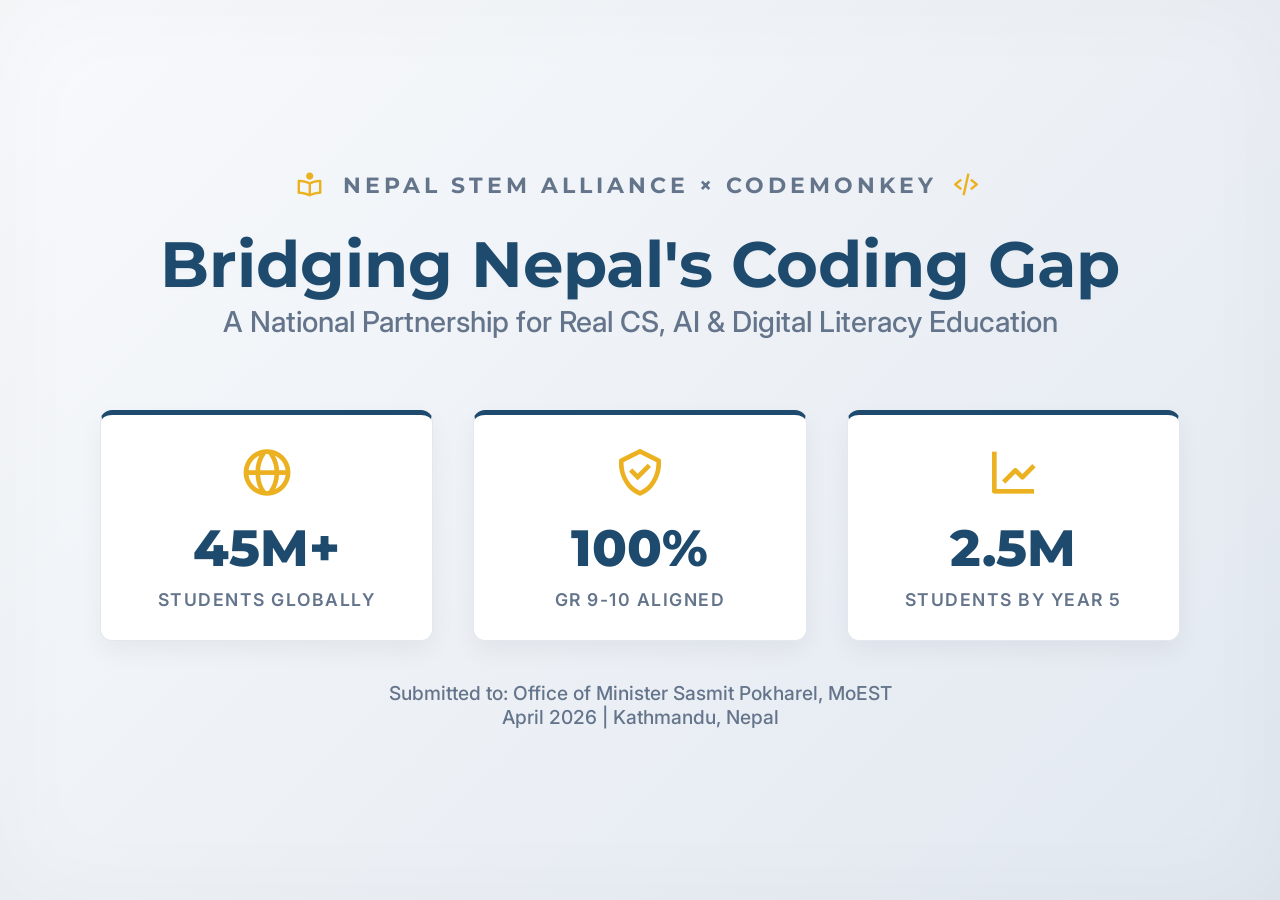
<file: slides.html>
<!DOCTYPE html>
<html lang="en">
<head>
    <meta charset="UTF-8">
    <meta name="viewport" content="width=device-width, initial-scale=1.0">
    <title>Bridging Nepal's Coding Gap</title>
    <link rel="stylesheet" href="presentation.css">
    <link href='https://unpkg.com/boxicons@2.1.4/css/boxicons.min.css' rel='stylesheet'>
</head>
<body>
    <div id="presentation-container">

        <!-- SLIDE 1 -->
        <div class="slide cover-slide active">
            <div class="logo-lockup anim-1"><i class='bx bx-book-reader'></i> Nepal STEM Alliance × CodeMonkey <i class='bx bx-code-alt'></i></div>
            <h1 class="slide-title anim-2">Bridging Nepal's Coding Gap</h1>
            <h2 class="slide-subtitle anim-3">A National Partnership for Real CS, AI & Digital Literacy Education</h2>
            <div class="stat-box-container anim-4">
                <div class="stat-box"><i class='bx bx-globe'></i><div class="stat-number">45M+</div><div class="stat-label">Students Globally</div></div>
                <div class="stat-box"><i class='bx bx-check-shield'></i><div class="stat-number">100%</div><div class="stat-label">Gr 9-10 Aligned</div></div>
                <div class="stat-box"><i class='bx bx-line-chart'></i><div class="stat-number">2.5M</div><div class="stat-label">Students by Year 5</div></div>
            </div>
            <div class="date-location anim-5">Submitted to: Office of Minister Sasmit Pokharel, MoEST<br>April 2026 | Kathmandu, Nepal</div>
        </div>

        <!-- SLIDE 2 -->
        <div class="slide">
            <div class="section-indicator"><i class='bx bx-compass'></i> Context</div>
            <h1 class="slide-title anim-1">Nepal Is at a Historic Crossroads</h1>
            <div class="grid-2">
                <div class="column">
                    <ul class="anim-2">
                        <li><i class='bx bx-chevron-right'></i> Nepal's IT sector: fastest-growing export sector, 2025–26</li>
                        <li><i class='bx bx-chevron-right'></i> Government's 18-Point National Commitment: coding at school level</li>
                        <li><i class='bx bx-chevron-right'></i> Minister's mandate: technology-first reform, digital workforce</li>
                        <li><i class='bx bx-chevron-right'></i> AI Policy signals: the government is ready to act</li>
                    </ul>
                    <div class="warning-box anim-3"><i class='bx bx-error-circle'></i><div><h4>The question is not whether to teach coding.</h4><p style="margin-bottom:0">It is how and with whom.</p></div></div>
                </div>
                <div class="image-wrapper anim-4"><img src="nepal_classroom.png" alt="Nepali classroom"></div>
            </div>
            <div class="slide-footer-left anim-5"><i class='bx bx-info-circle'></i> Source: nepalitelecom.com, 2026; PMO 18-Point Commitment</div>
        </div>

        <!-- SLIDE 3 -->
        <div class="slide">
            <div class="section-indicator"><i class='bx bx-compass'></i> Context</div>
            <h1 class="slide-title anim-1">Nepal's Schools: The Opportunity at Scale</h1>
            <table class="data-table anim-2">
                <thead><tr><th>Level</th><th>Grades</th><th>Schools (Approx.)</th><th>Students Enrolled</th></tr></thead>
                <tbody>
                    <tr><td>Primary</td><td>1–5</td><td>35,000+</td><td>2,800,000</td></tr>
                    <tr><td>Lower Secondary</td><td>6–8</td><td>18,000+</td><td>1,300,000</td></tr>
                    <tr><td>Secondary</td><td>9–10</td><td>10,826</td><td>680,000</td></tr>
                    <tr><td>Higher Sec.</td><td>11–12</td><td>3,500+</td><td>350,000</td></tr>
                    <tr><td style="color:var(--primary-blue);font-weight:bold;">Total K–12</td><td style="color:var(--primary-blue);font-weight:bold;">1–12</td><td style="color:var(--primary-blue);font-weight:bold;">~43,000+</td><td style="color:var(--primary-blue);font-weight:bold;">~5,130,000</td></tr>
                </tbody>
            </table>
            <div class="warning-box anim-3" style="margin-top:20px;"><i class='bx bx-bulb'></i><div><h4>Key Insight</h4><p style="margin-bottom:0;">Nepal has 5.13 million enrolled students. A 50% access target = <strong>2.56 million students</strong> — exactly NSA's Year 5 goal.</p></div></div>
            <div class="slide-footer-left anim-4"><i class='bx bx-info-circle'></i> Source: Nepal NSO, DoE Flash Report 2022–23</div>
        </div>

        <!-- SLIDE 4 -->
        <div class="slide">
            <div class="section-indicator"><i class='bx bx-compass'></i> Context</div>
            <h1 class="slide-title anim-1">The Old System vs. The New Mandate</h1>
            <table class="data-table anim-2" style="margin-top:30px;">
                <thead><tr><th>Dimension</th><th>Old System (Pre-2076)</th><th>New Mandate (NCF 2076 / 2026)</th></tr></thead>
                <tbody>
                    <tr><td>Focus</td><td>MS Office, hardware theory</td><td>Real Python programming</td></tr>
                    <tr><td>Teaching style</td><td>Memorization</td><td>50% practical, project-based</td></tr>
                    <tr><td>Programming</td><td>None</td><td class="highlight">Python — Grade 9 & 10</td></tr>
                    <tr><td>Assessment</td><td>Written recall exams</td><td>Practical coding + projects</td></tr>
                    <tr><td>Teacher requirements</td><td>Basic ICT literacy</td><td class="highlight">Python pedagogy capability</td></tr>
                </tbody>
            </table>
            <div class="warning-box anim-3" style="margin-top:20px; border-left-color: #e74c3c;"><i class='bx bx-x-circle' style="color: #e74c3c;"></i><div><h4 style="color: #c0392b;">Key Consequence</h4><p style="margin-bottom:0;">An entire generation graduated with computer literacy but zero coding ability.</p></div></div>
        </div>

        <!-- SLIDE 5 -->
        <div class="slide">
            <div class="section-indicator"><i class='bx bx-error'></i> Problem</div>
            <h1 class="slide-title anim-1">The Curriculum Exists. The Delivery Does Not.</h1>
            <div class="bridge-diagram anim-2">
                <div class="bridge-pillar"><h3>MoEST Policy</h3><p style="color:var(--text-muted);font-size:0.9rem;margin-top:10px;">NCF 2076 Curriculum</p></div>
                <div class="bridge-gap"><i class='bx bx-unlink'></i><br>MISSING INFRASTRUCTURE</div>
                <div class="bridge-pillar"><h3>Student Outcomes</h3><p style="color:var(--text-muted);font-size:0.9rem;margin-top:10px;">Real Coding Skills</p></div>
            </div>
            <div class="grid-2 anim-3" style="margin-top:20px;">
                <ul><li><i class='bx bx-message-alt-error'></i> Grade 9 Python: 33 hrs mandated. Code never run.</li><li><i class='bx bx-message-alt-error'></i> Grade 10 Python: 34 hrs mandated. No teachers ready.</li></ul>
                <ul><li><i class='bx bx-message-alt-error'></i> 3,203 S&T teachers for 10,826 secondary schools.</li><li><i class='bx bx-message-alt-error'></i> NPR 2.5M hardware grants sit idle.</li></ul>
            </div>
        </div>

        <!-- SLIDE 6 -->
        <div class="slide">
            <div class="section-indicator"><i class='bx bx-error'></i> Problem</div>
            <h1 class="slide-title anim-1">Five Failures of the Ecosystem</h1>
            <div class="grid-2">
                <div class="column">
                    <div class="step-item anim-2"><div class="step-number">1</div><div class="step-content"><h4>No Structured Implementation</h4><p style="color:var(--text-muted);font-size:1rem;margin-bottom:0;">Policy demands Python. Classrooms teach from books.</p></div></div>
                    <div class="step-item anim-3"><div class="step-number">2</div><div class="step-content"><h4>Teacher Shortage at Scale</h4><p style="color:var(--text-muted);font-size:1rem;margin-bottom:0;">Less than 1 qualified prep per 3 schools.</p></div></div>
                    <div class="step-item anim-4"><div class="step-number">3</div><div class="step-content"><h4>Tool Mismatch</h4><p style="color:var(--text-muted);font-size:1rem;margin-bottom:0;">Current tools lack pedagogical structure.</p></div></div>
                </div>
                <div class="column">
                    <div class="step-item anim-5"><div class="step-number">4</div><div class="step-content"><h4>Budget Underspending</h4><p style="color:var(--text-muted);font-size:1rem;margin-bottom:0;">Hardware grants lost to lack of curriculum drivers.</p></div></div>
                    <div class="step-item anim-5"><div class="step-number">5</div><div class="step-content"><h4>Rural/Remote Access Gap</h4><p style="color:var(--text-muted);font-size:1rem;margin-bottom:0;">Connectivity & language barriers compound issues.</p></div></div>
                </div>
            </div>
        </div>

        <!-- SLIDE 7 -->
        <div class="slide">
            <div class="section-indicator"><i class='bx bx-error'></i> Problem</div>
            <h1 class="slide-title anim-1">Why Scratch Is Not the Answer</h1>
            <p class="anim-2"><strong>What Scratch Is Good For:</strong> Early elementary (Grades 1-3) visual introduction to logic.</p>
            <table class="data-table anim-3">
                <thead><tr><th>Problem Area</th><th>Scratch Reality in Nepal Classrooms</th></tr></thead>
                <tbody>
                    <tr><td>Learning Style</td><td>Students copy blocks from books — replication, not reasoning</td></tr>
                    <tr><td>Teacher Dependency</td><td>Progress depends entirely on teacher guidance</td></tr>
                    <tr><td>Language Transition</td><td class="highlight"><i class='bx bx-x' style="color:#e74c3c;"></i> Does not transition to Python</td></tr>
                    <tr><td>Assessment</td><td>No automated grading</td></tr>
                    <tr><td>Curriculum Alignment</td><td>Not aligned with NCF 2076 target</td></tr>
                </tbody>
            </table>
            <div class="warning-box anim-4"><i class='bx bx-info-circle'></i><div><h4>Conclusion</h4><p style="margin-bottom:0;">Scratch is an introductory tool, not a national K-12 CS ecosystem.</p></div></div>
        </div>

        <!-- SLIDE 8 -->
        <div class="slide">
            <div class="section-indicator"><i class='bx bx-error'></i> Problem</div>
            <h1 class="slide-title anim-1">Why Digi School Cannot Scale</h1>
            <table class="data-table anim-2" style="margin-top:20px;">
                <thead><tr><th>Category</th><th>Digi School</th><th>CodeMonkey</th></tr></thead>
                <tbody>
                    <tr><td>Student Progress Dash</td><td>No</td><td class="highlight"><i class='bx bx-check'></i> Yes</td></tr>
                    <tr><td>Teacher/Admin Dash</td><td>No</td><td class="highlight"><i class='bx bx-check'></i> Yes</td></tr>
                    <tr><td>Automated Grading</td><td>Basic</td><td class="highlight"><i class='bx bx-check'></i> Full</td></tr>
                    <tr><td>Teacher Effort</td><td>High</td><td class="highlight"><i class='bx bx-check'></i> Low</td></tr>
                    <tr><td>Learning Style</td><td>Remember & Learn</td><td class="highlight"><i class='bx bx-check'></i> Learn by Doing</td></tr>
                    <tr><td>Specialization</td><td>Low</td><td class="highlight"><i class='bx bx-check'></i> High</td></tr>
                </tbody>
            </table>
            <p class="anim-3" style="margin-top:20px; font-style:italic;">CodeMonkey provides a scalable, measurable, and standardized ecosystem built for national rollout.</p>
        </div>

        <!-- SLIDE 9 -->
        <div class="slide">
            <div class="section-indicator"><i class='bx bx-error'></i> Problem</div>
            <h1 class="slide-title anim-1">The Digital Divide as a Structural Barrier</h1>
            <div class="grid-2">
                <div class="column anim-2">
                    <ul>
                        <li><i class='bx bx-wifi-off'></i> Only 34% of Nepal's population has reliable internet.</li>
                        <li><i class='bx bx-wifi-off'></i> Unreliable connectivity + teacher shortages.</li>
                        <li><i class='bx bx-wifi-off'></i> English-dependent platforms exclude Nepali-medium instruction.</li>
                        <li><i class='bx bx-wifi-off'></i> Digital divide affects 60%+ of Nepal's student population.</li>
                    </ul>
                </div>
                <div class="column anim-3" style="background:var(--bg-alt); padding:30px; border-top:4px solid var(--amber-gold); border-radius:6px;">
                    <h3 style="color:var(--amber-gold); margin-bottom:20px;">NSA's Structural Response</h3>
                    <ul>
                        <li><i class='bx bx-server'></i> Offline-compatible modes & pre-loaded content.</li>
                        <li><i class='bx bx-book-translate'></i> Nepali-language teacher guides.</li>
                        <li><i class='bx bx-support'></i> Hybrid field support network reducing internet dependency.</li>
                    </ul>
                </div>
            </div>
        </div>

        <!-- SLIDE 10 -->
        <div class="slide">
            <div class="section-indicator"><i class='bx bx-group'></i> Who is NSA</div>
            <h1 class="slide-title anim-1">Nepal STEM Alliance: Who We Are</h1>
            <div class="grid-2">
                <div class="column">
                    <p class="anim-2"><strong>Mission:</strong> To ensure every student in Nepal has access to real coding, digital literacy, and AI education.</p>
                    <h4 class="anim-3" style="color:var(--amber-gold); margin:20px 0 10px;">Three-Pillar Approach:</h4>
                    <ul class="anim-4">
                        <li><i class='bx bx-laptop'></i> <strong>Tools:</strong> World-class platforms (CodeMonkey)</li>
                        <li><i class='bx bx-chalkboard'></i> <strong>Teachers:</strong> Structured training certification</li>
                        <li><i class='bx bx-network-chart'></i> <strong>Systems:</strong> Curriculum integration, outcome reporting</li>
                    </ul>
                </div>
                <div class="column anim-5" style="text-align:center;">
                    <div style="border:1px solid var(--border-light); border-radius:8px; padding:30px; background:var(--bg-alt);">
                        <i class='bx bx-buildings' style="font-size:3rem; color:var(--primary-blue); margin-bottom:15px;"></i>
                        <h4 style="color:var(--primary-blue);margin-bottom:20px;">Leadership</h4>
                        <p><strong>Sushil Budhathoki</strong><br><span style="color:var(--text-muted);font-size:0.9rem;">Founder & CEO</span></p>
                        <p><strong>Diperson Shrestha</strong><br><span style="color:var(--text-muted);font-size:0.9rem;">Co-Founder & Head of Academics</span></p>
                    </div>
                </div>
            </div>
        </div>

        <!-- SLIDE 11 -->
        <div class="slide">
            <div class="section-indicator"><i class='bx bx-group'></i> Who is NSA</div>
            <h1 class="slide-title anim-1">What NSA Has Built</h1>
            <div class="grid-2">
                <div class="column anim-2">
                    <h4 style="color:var(--primary-blue); margin-bottom:10px;"><i class='bx bx-building-house'></i> School Partnerships</h4>
                    <ul><li><i class='bx bx-check'></i> MoU with Galaxy Public School</li><li><i class='bx bx-check'></i> Active program expansion across Kathmandu/districts</li></ul>
                    <h4 style="color:var(--primary-blue); margin-bottom:10px; margin-top:20px;"><i class='bx bx-chalkboard'></i> Teacher Training Programs</h4>
                    <ul><li><i class='bx bx-check'></i> 3-day intensive certifications completed</li><li><i class='bx bx-check'></i> Teachers instructing Python with zero prior background</li></ul>
                </div>
                <div class="column anim-3">
                    <h4 style="color:var(--primary-blue); margin-bottom:10px;"><i class='bx bx-trophy'></i> Competitions & Events</h4>
                    <ul><li><i class='bx bx-check'></i> National Codeavour coding Olympiad track</li><li><i class='bx bx-check'></i> STEM Discovery Campaign 2026</li></ul>
                    <h4 style="color:var(--primary-blue); margin-bottom:10px; margin-top:20px;"><i class='bx bx-wifi'></i> Online Operations</h4>
                    <ul><li><i class='bx bx-check'></i> Structured online K-10 coding sessions</li></ul>
                </div>
            </div>
        </div>

        <!-- SLIDE 12 -->
        <div class="slide">
            <div class="section-indicator"><i class='bx bx-group'></i> Who is NSA</div>
            <h1 class="slide-title anim-1">NSA in Action</h1>
            <div class="grid-3 anim-2" style="margin-top:20px; height:60%;">
                <div class="image-wrapper"><img src="teacher_training.png" alt="Teacher Training"></div>
                <div class="image-wrapper"><img src="coding_event.png" alt="Coding Event"></div>
                <div class="image-wrapper"><img src="nepal_classroom.png" alt="Students in Lab"></div>
                
                <div style="text-align:center; padding:10px;"><i class='bx bxs-certification' style="font-size:2rem;color:var(--amber-gold);"></i><p>Teacher Certification</p></div>
                <div style="text-align:center; padding:10px;"><i class='bx bx-trophy' style="font-size:2rem;color:var(--amber-gold);"></i><p>National Competitions</p></div>
                <div style="text-align:center; padding:10px;"><i class='bx bx-group' style="font-size:2rem;color:var(--amber-gold);"></i><p>Classroom Deployment</p></div>
            </div>
        </div>

        <!-- SLIDE 13 -->
        <div class="slide">
            <div class="section-indicator"><i class='bx bx-group'></i> Who is NSA</div>
            <h1 class="slide-title anim-1">Why NSA Is the Right Partner</h1>
            <table class="data-table anim-2" style="margin-top:30px;">
                <thead><tr><th>Requirement</th><th>MoEST Role</th><th>NSA Role</th></tr></thead>
                <tbody>
                    <tr><td>Mandate</td><td>Policy/Curriculum creation</td><td class="highlight"><i class='bx bx-check'></i> Implementation & Infrastructure</td></tr>
                    <tr><td>Access</td><td>School & Teacher access</td><td class="highlight"><i class='bx bx-check'></i> Training, certification, ongoing support</td></tr>
                    <tr><td>Funding</td><td>Budget allocation</td><td class="highlight"><i class='bx bx-check'></i> Licenses, Software, Curriculum package</td></tr>
                    <tr><td>Scale</td><td>National authority</td><td class="highlight"><i class='bx bx-check'></i> District level execution capability</td></tr>
                    <tr><td>Data</td><td>Requires 50% practical stat</td><td class="highlight"><i class='bx bx-check'></i> Automated generation of scoring reports</td></tr>
                </tbody>
            </table>
        </div>

        <!-- SLIDE 14 -->
        <div class="slide">
            <div class="section-indicator"><i class='bx bx-code-block'></i> Why CodeMonkey</div>
            <h1 class="slide-title anim-1">CodeMonkey: Global Scale, Local Alignment</h1>
            <div class="grid-2">
                <div class="column anim-2">
                    <h3 style="color:var(--amber-gold); margin-bottom:20px;"><i class='bx bx-world'></i> Global Credibility</h3>
                    <ul>
                        <li><i class='bx bx-check'></i> 45+ million students worldwide</li>
                        <li><i class='bx bx-check'></i> 350,000+ teachers</li>
                        <li><i class='bx bx-check'></i> 18,000+ schools in 100+ countries</li>
                        <li><i class='bx bx-check'></i> Used by ministries globally</li>
                    </ul>
                </div>
                <div class="column anim-3" style="background:var(--bg-alt); padding:20px; border-radius:8px;">
                    <h3 style="color:var(--amber-gold); margin-bottom:20px;"><i class='bx bx-target-lock'></i> Nepal-Specific Fit</h3>
                    <ul>
                        <li><i class='bx bx-check-double'></i> <strong class="highlight">100% of Grade 9 Python curriculum</strong> topics covered</li>
                        <li><i class='bx bx-check-double'></i> Offline-compatible modes</li>
                        <li><i class='bx bx-check-double'></i> Zero prior coding experience required from teachers</li>
                        <li><i class='bx bx-check-double'></i> Deployable within 48 hours</li>
                    </ul>
                </div>
            </div>
        </div>

        <!-- SLIDE 15 -->
        <div class="slide">
            <div class="section-indicator"><i class='bx bx-code-block'></i> Why CodeMonkey</div>
            <h1 class="slide-title anim-1">The Science Behind the Success</h1>
            <div class="grid-1 anim-2" style="margin-top:20px;">
                <div class="step-item"><div class="step-number">1</div><div class="step-content"><h4>Constructivist Pedagogy: Learn by Doing</h4><p style="color:var(--text-muted);font-size:1rem;margin-bottom:0;">Real code execution required. Instant visual feedback.</p></div></div>
                <div class="step-item"><div class="step-number">2</div><div class="step-content"><h4>Motivation First, Mastery Second</h4><p style="color:var(--text-muted);font-size:1rem;margin-bottom:0;">Game narrative avoids cognitive overload. Built on engagement mechanics.</p></div></div>
                <div class="step-item"><div class="step-number">3</div><div class="step-content"><h4>Progressive Language Path</h4><p style="color:var(--text-muted);font-size:1rem;margin-bottom:0;">Blocks → Text → Python → AI. Zero drop-off during transitions.</p></div></div>
            </div>
        </div>

        <!-- SLIDE 16 -->
        <div class="slide">
            <div class="section-indicator"><i class='bx bx-code-block'></i> Why CodeMonkey</div>
            <h1 class="slide-title anim-1">A Platform Teachers Can Use From Day One</h1>
            <table class="data-table anim-2" style="margin-top:20px;">
                <thead><tr><th>Task</th><th>Without CodeMonkey</th><th>With CodeMonkey</th></tr></thead>
                <tbody>
                    <tr><td>Lesson planning</td><td>2–3 hours/week</td><td class="highlight"><i class='bx bx-check'></i> 0 — pre-built</td></tr>
                    <tr><td>Grading tasks</td><td>30 min/student</td><td class="highlight"><i class='bx bx-check'></i> Automated</td></tr>
                    <tr><td>Class progress</td><td>Manual review</td><td class="highlight"><i class='bx bx-check'></i> Real-time dashboard</td></tr>
                    <tr><td>Admin reports</td><td>Manual compilation</td><td class="highlight"><i class='bx bx-check'></i> Automated reports</td></tr>
                    <tr><td>Coding knowledge?</td><td>Yes</td><td class="highlight"><i class='bx bx-check'></i> No</td></tr>
                </tbody>
            </table>
            <div class="warning-box anim-3" style="background:rgba(66, 184, 128, 0.1); border-left-color:var(--green-success);">
                <i class='bx bx-check-shield' style="color:var(--green-success);"></i><div><h4 style="color:var(--green-success);">Result</h4><p style="margin-bottom:0">A teacher with zero coding background can run a Python class from Day 1 after NSA's 3-day certification.</p></div>
            </div>
        </div>

        <!-- SLIDE 17 -->
        <div class="slide">
            <div class="section-indicator"><i class='bx bx-code-block'></i> Why CodeMonkey</div>
            <h1 class="slide-title anim-1">100% Coverage: NCF 2076 Python Mapping</h1>
            <table class="data-table data-table-compact anim-2">
                <thead><tr><th>Nepal CDC Topic (Gr 9, Unit 7)</th><th>CodeMonkey Lesson</th><th>Match</th></tr></thead>
                <tbody>
                    <tr><td>Algorithm & Flowchart</td><td>Lesson 2 – Sequencing</td><td class="highlight"><i class='bx bx-check'></i> Full</td></tr>
                    <tr><td>Python Intro, Basic Syntax</td><td>Lesson 1 – Introduction</td><td class="highlight"><i class='bx bx-check'></i> Full</td></tr>
                    <tr><td>Variables & Data Types</td><td>Lesson 6 – Variables</td><td class="highlight"><i class='bx bx-check'></i> Full</td></tr>
                    <tr><td>Arithmetic & Logical Operators</td><td>Lessons 6, 9, 10, 11</td><td class="highlight"><i class='bx bx-check'></i> Full</td></tr>
                    <tr><td>If / If-Else / Elif Conditions</td><td>Lessons 7, 8, 14</td><td class="highlight"><i class='bx bx-check'></i> Full</td></tr>
                    <tr><td>For Loop & While Loop</td><td>Lessons 4, 5, 9</td><td class="highlight"><i class='bx bx-check'></i> Full</td></tr>
                    <tr><td>Lists & Dictionaries</td><td>Lessons 3, 16</td><td class="highlight"><i class='bx bx-check'></i> Full</td></tr>
                </tbody>
            </table>
        </div>

        <!-- SLIDE 18 -->
        <div class="slide">
            <div class="section-indicator"><i class='bx bx-code-block'></i> Why CodeMonkey</div>
            <h1 class="slide-title anim-1">Recognized Globally. Validated Locally.</h1>
            <div class="grid-2">
                <div class="column anim-2">
                    <ul>
                        <li><i class='bx bx-certification'></i> <strong>Standards Aligned:</strong> CSTA, ISTE, Common Core.</li>
                        <li><i class='bx bx-chart'></i> <strong>Research Validated:</strong> Gamified coding produces stronger long-term retention vs theoretical.</li>
                        <li><i class='bx bx-bank'></i> <strong>Government Precedent:</strong> Integrated into national systems worldwide.</li>
                    </ul>
                </div>
                <div class="column anim-3" style="padding:30px; background:var(--bg-alt); border-radius:8px;">
                    <h3 style="color:var(--amber-gold); margin-bottom:15px;">The Key Differentiator</h3>
                    <p>In 100+ countries, 350,000 teachers — most without prior coding backgrounds — have successfully run CodeMonkey classes.</p>
                    <p style="color:var(--text-muted)"><i>This is documented at scale, not a theoretical capability.</i></p>
                </div>
            </div>
        </div>

        <!-- SLIDE 19 -->
        <div class="slide">
            <div class="section-indicator"><i class='bx bx-list-ol'></i> K-12 Curriculum</div>
            <h1 class="slide-title anim-1">The Complete Learning Pathway</h1>
            <p class="anim-2">NSA delivers a structured, grade-by-grade curriculum from Grade 1 to Grade 12.</p>
            <div class="grid-3 anim-3" style="margin-top:20px;">
                <div style="background:var(--bg-alt); padding:20px; border-top:4px solid var(--amber-gold); border-radius:6px; box-shadow:0 2px 5px rgba(0,0,0,0.05);">
                    <i class='bx bx-grid-alt' style="font-size:2rem;color:var(--amber-gold);margin-bottom:10px;"></i>
                    <h3 style="color:var(--primary-blue);">Grades 1-6</h3>
                    <p style="font-size:1rem;font-weight:bold;">Foundation Layer</p>
                    <p style="color:var(--text-muted);font-size:0.9rem;margin-bottom:0;">Blocks, Sequencing, Intro to Text Coding</p>
                </div>
                <div style="background:var(--bg-alt); padding:20px; border-top:4px solid var(--amber-gold); border-radius:6px; box-shadow:0 2px 5px rgba(0,0,0,0.05);">
                    <i class='bx bx-code-curly' style="font-size:2rem;color:var(--amber-gold);margin-bottom:10px;"></i>
                    <h3 style="color:var(--primary-blue);">Grades 7-10</h3>
                    <p style="font-size:1rem;font-weight:bold;">Intermediate Layer</p>
                    <p style="color:var(--text-muted);font-size:0.9rem;margin-bottom:0;">CoffeeScript, Real Python, Data Science Intro</p>
                </div>
                <div style="background:var(--bg-alt); padding:20px; border-top:4px solid var(--amber-gold); border-radius:6px; box-shadow:0 2px 5px rgba(0,0,0,0.05);">
                    <i class='bx bx-brain' style="font-size:2rem;color:var(--amber-gold);margin-bottom:10px;"></i>
                    <h3 style="color:var(--primary-blue);">Grades 11-12</h3>
                    <p style="font-size:1rem;font-weight:bold;">Advanced Layer</p>
                    <p style="color:var(--text-muted);font-size:0.9rem;margin-bottom:0;">AI, Chatbots, ML Game Engines</p>
                </div>
            </div>
        </div>

        <!-- SLIDE 20 -->
        <div class="slide">
            <div class="section-indicator"><i class='bx bx-list-ol'></i> K-12 Curriculum</div>
            <h1 class="slide-title anim-1">Foundation Layer: Grades 1–6</h1>
            <table class="data-table anim-2" style="margin-top:20px;">
                <thead><tr><th>Grade</th><th>Course</th><th>Structure</th></tr></thead>
                <tbody>
                    <tr><td>1</td><td>CodeMonkey Jr.</td><td>Sequencing & Loops + Digital Use</td></tr>
                    <tr><td>2</td><td>CodeMonkey Jr.</td><td>Conditional Loops + Procedures</td></tr>
                    <tr><td>3</td><td>Beaver Achiever</td><td>Structured problem-solving</td></tr>
                    <tr><td>4</td><td>Beaver Achiever</td><td>Digital Citizenship inclusion</td></tr>
                    <tr><td>5</td><td>Coding Adventure I</td><td class="highlight"><i class='bx bx-code'></i> Text Coding Intro</td></tr>
                    <tr><td>6</td><td>Coding Adventure II</td><td>Challenge Builder mastery</td></tr>
                </tbody>
            </table>
        </div>

        <!-- SLIDE 21 -->
        <div class="slide">
            <div class="section-indicator"><i class='bx bx-list-ol'></i> K-12 Curriculum</div>
            <h1 class="slide-title anim-1">Intermediate Layer: Grades 7–10</h1>
            <table class="data-table anim-2" style="margin-top:20px;">
                <thead><tr><th>Grade</th><th>Course</th><th>Key Focus</th></tr></thead>
                <tbody>
                    <tr><td>7</td><td>Coding Adventure III</td><td>Mastery of text challenges</td></tr>
                    <tr><td>8</td><td>Data Science</td><td>Data literacy fundamentals</td></tr>
                    <tr><td>9</td><td>Banana Tales (Python I)</td><td class="highlight"><i class='bx bx-check-shield'></i> 100% NCF 2076 Python</td></tr>
                    <tr><td>10</td><td>Banana Tales (Python II)</td><td>Python Advanced + AI Intro</td></tr>
                </tbody>
            </table>
            <div class="warning-box anim-3" style="background:rgba(253, 185, 28, 0.1);"><i class='bx bx-bulb'></i><div><p style="margin-bottom:0;">Grade 9 and 10 directly fulfill Nepal's new mandatory CS curriculum targets.</p></div></div>
        </div>

        <!-- SLIDE 22 -->
        <div class="slide">
            <div class="section-indicator"><i class='bx bx-list-ol'></i> K-12 Curriculum</div>
            <h1 class="slide-title anim-1">Advanced Layer: Grades 11–12</h1>
            <table class="data-table anim-2" style="margin-top:20px;">
                <thead><tr><th>Grade</th><th>Course</th><th>Outcome Focus</th></tr></thead>
                <tbody>
                    <tr><td>11</td><td>Coding Chatbot</td><td>Applied AI / Natural Language</td></tr>
                    <tr><td>12</td><td>Artificial Intelligence</td><td>Design & build AI games</td></tr>
                </tbody>
            </table>
            <div class="grid-2 anim-3" style="margin-top:20px;">
                <p><strong>Design Philosophy:</strong> Students become creators, not consumers of AI — matching Nepal's AI Policy goals.</p>
            </div>
        </div>

        <!-- SLIDE 23 -->
        <div class="slide">
            <div class="section-indicator"><i class='bx bx-list-ol'></i> K-12 Curriculum</div>
            <h1 class="slide-title anim-1">Curriculum Summary: Total Investment</h1>
            <div class="stat-box-container anim-2" style="margin-top:40px;">
                <div class="stat-box"><i class='bx bx-grid-alt'></i><div class="stat-number">124</div><div class="stat-label">Foundation Lessons</div></div>
                <div class="stat-box"><i class='bx bx-code-curly'></i><div class="stat-number">87</div><div class="stat-label">Intermediate Lessons</div></div>
                <div class="stat-box"><i class='bx bx-brain'></i><div class="stat-number">44</div><div class="stat-label">Advanced Lessons</div></div>
            </div>
            <p class="anim-3" style="text-align:center; margin-top:40px; font-weight:700; font-size:1.6rem; color:var(--amber-gold);">255+ Total Lessons spanning K-12.</p>
        </div>

        <!-- SLIDE 24 -->
        <div class="slide">
            <div class="section-indicator"><i class='bx bx-share-alt'></i> Collaboration Models</div>
            <h1 class="slide-title anim-1">Overview: Five Collaboration Models</h1>
            <p class="anim-2">Five concurrent channels designed to work within existing government structures and budgets.</p>
            <div class="grid-3 anim-3" style="gap:15px; margin-top:20px;">
                <div style="background:var(--bg-alt); padding:15px; border:1px solid var(--border-light); border-radius:6px;"><h5 style="color:var(--primary-blue); margin-bottom:5px;"><i class='bx bx-building-house'></i> Model A</h5><p style="font-size:0.9rem; font-weight:bold; margin-bottom:0;">District Hub Partner</p></div>
                <div style="background:var(--bg-alt); padding:15px; border:1px solid var(--border-light); border-radius:6px;"><h5 style="color:var(--primary-blue); margin-bottom:5px;"><i class='bx bxs-user-badge'></i> Model B</h5><p style="font-size:0.9rem; font-weight:bold; margin-bottom:0;">Teacher Bank Partner</p></div>
                <div style="background:var(--bg-alt); padding:15px; border:1px solid var(--border-light); border-radius:6px;"><h5 style="color:var(--primary-blue); margin-bottom:5px;"><i class='bx bx-award'></i> Model C</h5><p style="font-size:0.9rem; font-weight:bold; margin-bottom:0;">Curriculum Endorsement</p></div>
                <div style="background:var(--bg-alt); padding:15px; border:1px solid var(--border-light); border-radius:6px;"><h5 style="color:var(--primary-blue); margin-bottom:5px;"><i class='bx bx-calendar-star'></i> Model D</h5><p style="font-size:0.9rem; font-weight:bold; margin-bottom:0;">Book Free Friday</p></div>
                <div style="background:var(--bg-page); padding:15px; border:2px solid var(--amber-gold); border-radius:6px;"><h5 style="color:var(--amber-gold); margin-bottom:5px;"><i class='bx bx-rocket'></i> Model E</h5><p style="font-size:0.9rem; font-weight:bold; margin-bottom:0;">Pilot MoU</p></div>
            </div>
            <p class="anim-4" style="margin-top:15px; text-align:center; font-style:italic; font-size:0.9rem;">Model E creates proof. Models A, B, C, D create scale.</p>
        </div>

        <!-- SLIDE 25 -->
        <div class="slide">
            <div class="section-indicator"><i class='bx bx-share-alt'></i> Collaboration Models</div>
            <h1 class="slide-title anim-1">Model A: Tech Hub Partner</h1>
            <p class="anim-2"><strong>Converting Hardware Grants Into Learning Outcomes</strong></p>
            <ul class="anim-3">
                <li><i class='bx bx-check'></i> <strong>Designation:</strong> NSA handles software/training for 100 district grant schools.</li>
                <li><i class='bx bx-check'></i> <strong>Execution:</strong> 3-day cert workshop, deployment of licenses.</li>
                <li><i class='bx bx-check'></i> <strong>Reporting:</strong> Quarterly automated data feeds directly into MoEST.</li>
                <li><i class='bx bx-check'></i> <strong>Budget:</strong> Software/Training easily fits inside the 20-30% curriculum budget of the 2.5M NPR grant.</li>
            </ul>
        </div>

        <!-- SLIDE 26 -->
        <div class="slide">
            <div class="section-indicator"><i class='bx bx-share-alt'></i> Collaboration Models</div>
            <h1 class="slide-title anim-1">Model B: Teacher Bank Partner</h1>
            <p class="anim-2"><strong>Making the Teacher Bank Genuinely Effective</strong></p>
            <ul class="anim-3">
                <li><i class='bx bx-check'></i> <strong>Pre-Service Training:</strong> NSA trains Teacher Bank CS volunteers before deployment.</li>
                <li><i class='bx bx-check'></i> <strong>Equipped:</strong> They graduate with school access credentials and pre-structured lessons.</li>
                <li><i class='bx bx-check'></i> <strong>Ongoing Network:</strong> Online refresher modules provided monthly.</li>
                <li><i class='bx bx-check'></i> <strong>Year 1 Target:</strong> 200 Teacher bank volunteers trained.</li>
            </ul>
        </div>

        <!-- SLIDE 27 -->
        <div class="slide">
            <div class="section-indicator"><i class='bx bx-share-alt'></i> Collaboration Models</div>
            <h1 class="slide-title anim-1">Model C: Curriculum Endorsement</h1>
            <p class="anim-2"><strong>Official MoEST Resource Listing</strong></p>
            <ul class="anim-3">
                <li><i class='bx bx-check'></i> <strong>Petition:</strong> NSA submits formal full CDC Grade 9-10 alignment docs.</li>
                <li><i class='bx bx-check'></i> <strong>Practical Outcome:</strong> Schools can purchase without friction from local budgets.</li>
                <li><i class='bx bx-check'></i> <strong>Integration:</strong> NSA lesson plans become the reference framework for CDC's teaching hours.</li>
            </ul>
        </div>

        <!-- SLIDE 28 -->
        <div class="slide">
            <div class="section-indicator"><i class='bx bx-share-alt'></i> Collaboration Models</div>
            <h1 class="slide-title anim-1">Model D: Coding Friday</h1>
            <p class="anim-2"><strong>Book Free Friday Track</strong></p>
            <ul class="anim-3">
                <li><i class='bx bx-check'></i> <strong>Design:</strong> Weekly themed coding challenges aligned by grade level.</li>
                <li><i class='bx bx-check'></i> <strong>Scale:</strong> Pre-built lesson plans distributed via established channels.</li>
                <li><i class='bx bx-check'></i> <strong>National Events:</strong> Qualifiers feed into National Coding Olympics.</li>
            </ul>
        </div>

        <!-- SLIDE 29 -->
        <div class="slide">
            <div class="section-indicator"><i class='bx bx-share-alt'></i> Collaboration Models</div>
            <h1 class="slide-title anim-1">Model E: Immediate Pilot MoU</h1>
            <p class="anim-2"><strong>Proof Before Scale</strong></p>
            <ul class="anim-3">
                <li><i class='bx bx-check'></i> <strong>Structure:</strong> 1 academic year, 5-10 government community schools.</li>
                <li><i class='bx bx-check'></i> <strong>Free of Cost:</strong> NSA provides licenses and full certification at no charge.</li>
                <li><i class='bx bx-check'></i> <strong>MoEST Requirement:</strong> Official access letter, evaluation data sharing.</li>
                <li><i class='bx bx-check'></i> <strong>Timeline:</strong> 30 days from MoU signing to classroom deployment.</li>
            </ul>
        </div>

        <!-- SLIDE 30 -->
        <div class="slide">
            <div class="section-indicator"><i class='bx bx-line-chart'></i> Growth Plan</div>
            <h1 class="slide-title anim-1">Five-Year Student Targets</h1>
            <table class="data-table anim-2">
                <thead><tr><th>Year</th><th>Students Reached</th><th>Cumulative Schools</th><th>Milestone</th></tr></thead>
                <tbody>
                    <tr><td>Year 1</td><td>25,000</td><td>50</td><td>MoU signed; pilots live</td></tr>
                    <tr><td>Year 2</td><td>100,000</td><td>250</td><td>Teacher bank operational</td></tr>
                    <tr><td>Year 3</td><td>500,000</td><td>1,250</td><td>CDC endorsement</td></tr>
                    <tr><td>Year 4</td><td>1,000,000</td><td>3,750</td><td>7 Provinces covered</td></tr>
                    <tr><td class="highlight"><i class='bx bxs-star' style="color:var(--amber-gold)"></i> Year 5</td><td class="highlight">2,500,000</td><td class="highlight">8,750</td><td>50% of K-12 Students</td></tr>
                </tbody>
            </table>
            <div class="anim-3" style="margin-top:20px; width:100%; height:60px; background:var(--bg-alt); border:1px solid var(--border-light); position:relative; border-radius:6px;">
                <div style="position:absolute; bottom:0; left:5%; width:10%; height:10%; background:var(--primary-blue); border-radius:4px 4px 0 0;"></div>
                <div style="position:absolute; bottom:0; left:25%; width:10%; height:25%; background:var(--primary-blue); border-radius:4px 4px 0 0;"></div>
                <div style="position:absolute; bottom:0; left:45%; width:10%; height:50%; background:var(--primary-blue); border-radius:4px 4px 0 0;"></div>
                <div style="position:absolute; bottom:0; left:65%; width:10%; height:75%; background:var(--primary-blue); border-radius:4px 4px 0 0;"></div>
                <div style="position:absolute; bottom:0; left:85%; width:10%; height:100%; background:var(--green-success); border-radius:4px 4px 0 0;"></div>
            </div>
        </div>

        <!-- SLIDE 31 -->
        <div class="slide">
            <div class="section-indicator"><i class='bx bx-map-alt'></i> Growth Plan</div>
            <h1 class="slide-title anim-1">Five-Year Geographic Expansion</h1>
            <div class="grid-2">
                <div class="column anim-2">
                    <ul style="margin-top:20px;">
                        <li><i class='bx bx-map'></i> <strong>Year 1:</strong> Bagmati + 3 dist pilots</li>
                        <li><i class='bx bx-map'></i> <strong>Year 2:</strong> Bagmati + Gandaki + Lumbini</li>
                        <li><i class='bx bx-map'></i> <strong>Year 3:</strong> All 7 Prov — secondary cities</li>
                        <li><i class='bx bx-map'></i> <strong>Year 4:</strong> All 7 Prov — rural expansion</li>
                        <li><i class='bx bx-map'></i> <strong>Year 5:</strong> National saturation</li>
                    </ul>
                </div>
                <div class="column anim-3" style="background:var(--bg-alt); padding:20px; border-radius:6px;">
                    <h3 style="color:var(--amber-gold); margin-bottom:15px;"><i class='bx bx-wifi-off'></i> Rural Enablers</h3>
                    <ul><li>CodeMonkey offline modes</li><li>Nepali guides</li><li>Localized teacher network</li><li>Hub schools act as regional centers</li></ul>
                </div>
            </div>
        </div>

        <!-- SLIDE 32 -->
        <div class="slide">
            <div class="section-indicator"><i class='bx bx-money'></i> Growth Plan</div>
            <h1 class="slide-title anim-1">Financial Feasibility</h1>
            <p class="anim-2">NSA frameworks scale within existing government budget structures.</p>
            <ul class="anim-3">
                <li><i class='bx bx-check'></i> <strong>Year 1:</strong> District tech grant leverages existing 2.5M NPR fund pool. Pilot schools are free.</li>
                <li><i class='bx bx-check'></i> <strong>Year 2-3:</strong> Teacher bank digital budgets, provincial discretionary funds, and local school fee adjustments.</li>
                <li><i class='bx bx-check'></i> <strong>Year 4-5:</strong> Dev partner co-financing (UNESCO, UNICEF), corporate CSR, and MoEST digital lines.</li>
            </ul>
        </div>

        <!-- SLIDE 33 -->
        <div class="slide">
            <div class="section-indicator"><i class='bx bx-user-plus'></i> Growth Plan</div>
            <h1 class="slide-title anim-1">The Teacher Pipeline Target</h1>
            <table class="data-table anim-2" style="margin-top:20px;">
                <thead><tr><th>Year</th><th>Teachers Trained</th><th>Cumulative</th></tr></thead>
                <tbody>
                    <tr><td>Year 1</td><td>200</td><td>200</td></tr>
                    <tr><td>Year 2</td><td>800</td><td>1,000</td></tr>
                    <tr><td>Year 3</td><td>2,500</td><td>3,500</td></tr>
                    <tr><td>Year 4</td><td>5,000</td><td>8,500</td></tr>
                    <tr><td class="highlight">Year 5</td><td class="highlight"><i class='bx bx-check-shield'></i> 10,000</td><td class="highlight">18,500</td></tr>
                </tbody>
            </table>
        </div>

        <!-- SLIDE 34 -->
        <div class="slide">
            <div class="section-indicator"><i class='bx bx-bar-chart-alt-2'></i> Outcomes</div>
            <h1 class="slide-title anim-1">Where Nepal Stands Today (2026)</h1>
            <table class="data-table anim-2" style="margin-top:20px;">
                <tbody>
                    <tr><td>Students with real access</td><td>< 50,000 estimated</td></tr>
                    <tr><td>Schools with structured CS</td><td>< 500</td></tr>
                    <tr><td>Teachers certified in Python</td><td>< 200</td></tr>
                    <tr><td>Gr 9-10 writing real Python</td><td class="highlight" style="color:#e74c3c;">Near zero in community schools</td></tr>
                    <tr><td>Gov endorsed platform</td><td>None</td></tr>
                </tbody>
            </table>
            <div class="warning-box anim-3" style="border-left-color:#e74c3c;"><i class='bx bx-error' style="color:#e74c3c;"></i><div><p style="margin-bottom:0">The curriculum mandates Python for 680,000 secondary students. The delivery infrastructure does not exist.</p></div></div>
        </div>

        <!-- SLIDE 35 -->
        <div class="slide">
            <div class="section-indicator"><i class='bx bx-bar-chart-alt-2'></i> Outcomes</div>
            <h1 class="slide-title anim-1">Where Nepal Will Be (2031)</h1>
            <table class="data-table anim-2" style="margin-top:20px;">
                <tbody>
                    <tr><td>Students with coding/CS access</td><td class="highlight">2,500,000 (50% of K-12)</td></tr>
                    <tr><td>Schools with structured delivery</td><td class="highlight">8,750+</td></tr>
                    <tr><td>Teachers certified in pedagogy</td><td class="highlight">18,500+</td></tr>
                    <tr><td>Gr 9-10 writing real Python</td><td class="highlight">680,000 (100% target)</td></tr>
                    <tr><td>Gov endorsed platform</td><td class="highlight">CodeMonkey official resource</td></tr>
                </tbody>
            </table>
            <p class="anim-3" style="margin-top:20px; font-style:italic; text-align:center;"><i class='bx bx-check-circle' style="color:var(--green-success);"></i> A nationally integrated CS education system with documented outcomes.</p>
        </div>

        <!-- SLIDE 36 -->
        <div class="slide">
            <div class="section-indicator"><i class='bx bx-bar-chart-alt-2'></i> Outcomes</div>
            <h1 class="slide-title anim-1">Comparison: 2026 vs 2031</h1>
            <div class="grid-2 anim-2">
                <div class="column" style="background:var(--bg-alt); padding:20px; border-top:4px solid #e74c3c; border-radius:6px;">
                    <h3 style="color:#c0392b;margin-bottom:20px; text-align:center;">2026 (Now)</h3>
                    <p style="text-align:center;font-size:0.9rem;">Curriculum on paper only</p>
                    <p style="text-align:center;font-size:0.9rem;">< 200 capable teachers</p>
                    <p style="text-align:center;font-size:0.9rem;">Students copy from book</p>
                    <p style="text-align:center;font-size:0.9rem;">No government data tracked</p>
                    <p style="text-align:center;font-size:0.9rem;">Rural access near zero</p>
                </div>
                <div class="column" style="background:var(--bg-page); padding:20px; border:2px solid var(--green-success); border-radius:6px;">
                    <h3 style="color:var(--green-success);margin-bottom:20px; text-align:center;">2031 (Transformed)</h3>
                    <p style="text-align:center;font-size:0.9rem;">Classroom-level execution</p>
                    <p style="text-align:center;font-size:0.9rem;">18,500+ certified teachers</p>
                    <p style="text-align:center;font-size:0.9rem;">Write, run, debug code</p>
                    <p style="text-align:center;font-size:0.9rem;">Quarterly automated MoEST reports</p>
                    <p style="text-align:center;font-size:0.9rem;">3,000+ rural schools connected</p>
                </div>
            </div>
        </div>

        <!-- SLIDE 37 -->
        <div class="slide">
            <div class="section-indicator"><i class='bx bx-bar-chart-alt-2'></i> Outcomes</div>
            <h1 class="slide-title anim-1">Beyond the Numbers</h1>
            <div class="grid-2 anim-2">
                <div class="column">
                    <h4 style="color:var(--amber-gold);"><i class='bx bx-briefcase'></i> Workforce Impact</h4>
                    <p style="font-size:1rem;color:var(--text-muted);">Trained domestic talent pool directly curbs IT brain drain and aids export growth.</p>
                    <h4 style="color:var(--amber-gold); margin-top:20px;"><i class='bx bx-group'></i> Social Impact</h4>
                    <p style="font-size:1rem;color:var(--text-muted);">Digital rural/urban divide shrinks; transparent STEM gender participation metrics.</p>
                </div>
                <div class="column">
                    <h4 style="color:var(--amber-gold);"><i class='bx bx-book-reader'></i> Educational System</h4>
                    <p style="font-size:1rem;color:var(--text-muted);">True execution of 2076 mandates and practical evaluation goals.</p>
                    <h4 style="color:var(--amber-gold); margin-top:20px;"><i class='bx bx-trending-up'></i> Economic Positioning</h4>
                    <p style="font-size:1rem;color:var(--text-muted);">Nepal joins global standards, regional validation via CS capabilities.</p>
                </div>
            </div>
        </div>

        <!-- SLIDE 38 -->
        <div class="slide">
            <div class="section-indicator"><i class='bx bx-bulb'></i> Resolution</div>
            <h1 class="slide-title anim-1">Direct Pain Point Resolution</h1>
            <table class="data-table anim-2">
                <thead><tr><th>MoEST Problem</th><th>NSA Solution</th></tr></thead>
                <tbody style="font-size:0.85rem;">
                    <tr><td>Only 3,203 S&T teachers</td><td class="highlight">3-day cert makes teachers Day-1 ready.</td></tr>
                    <tr><td>Python taught from textbook</td><td class="highlight">Immediate real code execution inside platform.</td></tr>
                    <tr><td>50% practical assessment gap</td><td class="highlight">Dashboards auto-feed reports to MoEST metrics.</td></tr>
                    <tr><td>NPR 2.5m hardware idle</td><td class="highlight">NSA turns hardware into active learning centers.</td></tr>
                    <tr><td>Rural connectivity issues</td><td class="highlight">Offline modes + field support solve isolation.</td></tr>
                </tbody>
            </table>
        </div>

        <!-- SLIDE 39 -->
        <div class="slide">
            <div class="section-indicator"><i class='bx bx-flag'></i> Conclusion</div>
            <h1 class="slide-title anim-1">Nepal Joins a Proven Movement</h1>
            <ul class="anim-2">
                <li><i class='bx bx-check'></i> CodeMonkey deployed functionally in 100+ countries.</li>
                <li><i class='bx bx-check'></i> Used by ministries across Africa, Middle East, SE Asia.</li>
                <li><i class='bx bx-check'></i> Over 570 million coding challenges solved globally.</li>
            </ul>
            <div class="warning-box anim-3" style="background:rgba(253, 185, 28, 0.1); margin-top:30px;">
                <i class='bx bx-bulb' style="color:var(--amber-gold);"></i><div><h4 style="color:var(--amber-gold);">Key Message</h4><p style="margin-bottom:0">This is not innovation for innovation's sake. Nepal does not need to pilot what's already proven worldwide. We just execute it here.</p></div>
            </div>
        </div>

        <!-- SLIDE 40 -->
        <div class="slide">
            <div class="section-indicator"><i class='bx bx-diamond'></i> Conclusion</div>
            <h1 class="slide-title anim-1">The Complete Value Proposition</h1>
            <div class="grid-2 anim-2">
                <div class="column" style="background:var(--bg-alt); padding:20px; border-radius:6px;">
                    <p><i class='bx bx-check-circle' style="color:var(--green-success);"></i> <strong>Alignment:</strong> 100% Grade 9 Python.</p>
                    <p><i class='bx bx-check-circle' style="color:var(--green-success);"></i> <strong>Teachers:</strong> Zero coding experience required.</p>
                    <p><i class='bx bx-check-circle' style="color:var(--green-success);"></i> <strong>Experience:</strong> Game-based, pure execution logic.</p>
                    <p><i class='bx bx-check-circle' style="color:var(--green-success);"></i> <strong>Assessment:</strong> MoEST metrics automated.</p>
                </div>
                <div class="column" style="background:var(--bg-alt); padding:20px; border-radius:6px;">
                    <p><i class='bx bx-check-circle' style="color:var(--green-success);"></i> <strong>Speed:</strong> School deployment in 48h.</p>
                    <p><i class='bx bx-check-circle' style="color:var(--green-success);"></i> <strong>Scale:</strong> Up to 2.5m students by Y5.</p>
                    <p><i class='bx bx-check-circle' style="color:var(--green-success);"></i> <strong>Finance:</strong> Fits within current 2.5m grants.</p>
                    <p><i class='bx bx-check-circle' style="color:var(--green-success);"></i> <strong>Credibility:</strong> 45m global users.</p>
                </div>
            </div>
        </div>

        <!-- SLIDE 41 -->
        <div class="slide">
            <div class="section-indicator"><i class='bx bx-check-shield'></i> Conclusion</div>
            <h1 class="slide-title anim-1">Three Specific Requests</h1>
            <div class="grid-3 anim-2" style="margin-top:20px;">
                <div style="background:var(--bg-alt); padding:20px; border:1px solid var(--border-light); border-radius:8px;">
                    <i class='bx bx-file-blank' style="font-size:2.5rem; color:var(--amber-gold); margin-bottom:10px;"></i>
                    <h3 style="color:var(--primary-blue);">Ask 1</h3>
                    <p><strong>MoU Partnership</strong></p>
                    <p style="font-size:0.8rem; color:var(--text-muted); margin-top:10px; margin-bottom:0;">NSA designated as certified implementation partner for Gr 9-10 Python.</p>
                </div>
                <div style="background:var(--bg-alt); padding:20px; border:1px solid var(--border-light); border-radius:8px;">
                    <i class='bx bx-buildings' style="font-size:2.5rem; color:var(--amber-gold); margin-bottom:10px;"></i>
                    <h3 style="color:var(--primary-blue);">Ask 2</h3>
                    <p><strong>Tech Hub Designation</strong></p>
                    <p style="font-size:0.8rem; color:var(--text-muted); margin-top:10px; margin-bottom:0;">Designate 10 district grant schools as immediate Model A pilots for Year 1.</p>
                </div>
                <div style="background:var(--bg-alt); padding:20px; border:1px solid var(--border-light); border-radius:8px;">
                    <i class='bx bx-book-bookmark' style="font-size:2.5rem; color:var(--amber-gold); margin-bottom:10px;"></i>
                    <h3 style="color:var(--primary-blue);">Ask 3</h3>
                    <p><strong>Endorsement</strong></p>
                    <p style="font-size:0.8rem; color:var(--text-muted); margin-top:10px; margin-bottom:0;">Initiate CDC review to list CodeMonkey comprehensively as a resource.</p>
                </div>
            </div>
            <div class="warning-box anim-3" style="background:rgba(66, 184, 128, 0.1); border-left-color:var(--green-success);">
                <i class='bx bx-time' style="color:var(--green-success);"></i><div><h4 style="color:var(--green-success);">Timeline</h4><p style="margin-bottom:0; font-size:0.9rem;">All three can be initiated simultaneously. First schools operational within 30 days of MoU signing.</p></div>
            </div>
        </div>

        <!-- SLIDE 42 -->
        <div class="slide cover-slide">
            <i class='bx bx-rocket anim-1' style="font-size:4rem; color:var(--amber-gold); margin-bottom:20px;"></i>
            <h1 class="slide-title anim-2" style="font-size: 2.8rem; text-align:center;">The Next Generation Deserves to Build the Digital Economy</h1>
            <p class="anim-3" style="font-size:1.2rem; margin-top:20px; font-style:italic; color:var(--primary-blue);">"Coding education is no longer optional.<br>It is the new language of the future."</p>
            <p class="anim-4" style="font-size:1rem; margin-top:30px; color:var(--text-muted);">
                <strong>CodeMonkey</strong> is the vehicle.<br>
                <strong>NSA</strong> is the driver.<br>
                <strong>MoEST</strong> is the highway.
            </p>
            <div class="logo-lockup anim-5" style="margin-top:40px;">
                <i class='bx bx-book-reader'></i> Nepal STEM Alliance × CodeMonkey <i class='bx bx-code-alt'></i>
            </div>
        </div>

    </div>
    
    <script src="presentation.js"></script>
</body>
</html>
</file>
<file: presentation.css>
@import url('https://fonts.googleapis.com/css2?family=Inter:wght@300;400;500;600&family=Montserrat:wght@400;500;600;700;800&display=swap');
@import url('https://unpkg.com/boxicons@2.1.4/css/boxicons.min.css');

:root {
    /* Premium Light Palette */
    --bg-page: #f8fafc; /* Slightly richer off-white to reduce glare */
    --bg-alt: #ffffff;
    --primary-blue: #1e4b6d; /* Deeper, richer blue */
    --green-success: #329f6b;
    --amber-gold: #ebb121;
    --amber-gold-bg: rgba(235, 177, 33, 0.1);
    
    --text-dark: #334155;
    --text-muted: #64748b;
    --border-light: #e2e8f0;

    --font-heading: 'Montserrat', sans-serif;
    --font-body: 'Inter', sans-serif;
}

* {
    margin: 0;
    padding: 0;
    box-sizing: border-box;
}

body {
    background: linear-gradient(135deg, var(--bg-page) 0%, #e2e8f0 100%);
    color: var(--text-dark);
    font-family: var(--font-body);
    overflow: hidden;
    width: 100vw;
    height: 100vh;
}

#presentation-container {
    position: relative;
    width: 100%;
    height: 100%;
    /* Add a subtle visual border to define the presentation space */
    box-shadow: inset 0 0 100px rgba(0,0,0,0.03);
}

/* Base Slide Styles */
.slide {
    position: absolute;
    top: 0; left: 0;
    width: 100%; height: 100%;
    padding: 0 100px;
    display: none;
    flex-direction: column;
    justify-content: center; /* Center content vertically to remove top-heavy negative space */
    align-items: stretch;
    opacity: 0;
    transition: opacity 0.6s cubic-bezier(0.16, 1, 0.3, 1);
}

.slide.active {
    display: flex;
    opacity: 1;
}

/* Typography */
h1, h2, h3, h4, h5, h6 {
    font-family: var(--font-heading);
    font-weight: 700;
    color: var(--primary-blue);
    line-height: 1.25;
}

.slide-title {
    font-size: 3rem; /* Scaled up for better presence */
    margin-bottom: 40px;
    color: var(--primary-blue);
    border-left: 8px solid var(--amber-gold);
    padding-left: 20px;
    display: flex;
    align-items: center;
    gap: 15px;
    text-shadow: 0 2px 4px rgba(0,0,0,0.02);
}

.slide-subtitle {
    font-size: 1.6rem;
    font-family: var(--font-body);
    font-weight: 500;
    color: var(--text-dark);
    margin-top: -20px;
    margin-bottom: 40px;
    padding-left: 28px;
}

.cover-slide {
    justify-content: center;
    align-items: center;
    text-align: center;
}

.cover-slide .slide-title {
    font-size: 4rem;
    border-left: none;
    padding-left: 0;
    margin-bottom: 20px;
    color: var(--primary-blue);
    justify-content: center;
}

.cover-slide .slide-subtitle {
    font-size: 1.8rem;
    padding-left: 0;
    margin-bottom: 40px;
    color: var(--text-muted);
}

/* Animations */
@keyframes slideUpFade {
    0% { opacity: 0; transform: translateY(40px); }
    100% { opacity: 1; transform: translateY(0); }
}

.slide.active .anim-1 { animation: slideUpFade 0.6s cubic-bezier(0.16, 1, 0.3, 1) forwards 0.1s; opacity: 0; }
.slide.active .anim-2 { animation: slideUpFade 0.6s cubic-bezier(0.16, 1, 0.3, 1) forwards 0.25s; opacity: 0; }
.slide.active .anim-3 { animation: slideUpFade 0.6s cubic-bezier(0.16, 1, 0.3, 1) forwards 0.4s; opacity: 0; }
.slide.active .anim-4 { animation: slideUpFade 0.6s cubic-bezier(0.16, 1, 0.3, 1) forwards 0.55s; opacity: 0; }
.slide.active .anim-5 { animation: slideUpFade 0.6s cubic-bezier(0.16, 1, 0.3, 1) forwards 0.7s; opacity: 0; }

/* Text and Elements */
p {
    font-size: 1.3rem; /* Scaled up */
    line-height: 1.6;
    margin-bottom: 20px;
    font-weight: 400;
    color: var(--text-dark);
}

ul {
    font-size: 1.3rem; /* Scaled up */
    line-height: 1.6;
    margin-bottom: 20px;
    padding-left: 0;
    color: var(--text-dark);
    list-style: none; 
}

li {
    margin-bottom: 12px;
    display: flex;
    align-items: flex-start;
    gap: 12px;
}

li i {
    color: var(--amber-gold);
    font-size: 1.5rem;
    margin-top: 3px;
}

.highlight {
    color: var(--primary-blue);
    font-weight: 700;
}

.warning-box {
    background-color: var(--bg-alt);
    border-left: 5px solid var(--amber-gold);
    padding: 25px 30px;
    margin: 30px 0;
    border-radius: 10px;
    box-shadow: 0 5px 15px rgba(0,0,0,0.04);
    display: flex;
    gap: 20px;
    align-items: center;
}

.warning-box i {
    font-size: 2.8rem;
    color: var(--amber-gold);
}

.warning-box h4 {
    color: var(--primary-blue);
    margin-bottom: 8px;
    font-size: 1.5rem;
}

/* Layout utilities */
.grid-2 {
    display: grid;
    grid-template-columns: 1fr 1fr;
    gap: 50px;
    width: 100%;
}

.grid-3 {
    display: grid;
    grid-template-columns: 1fr 1fr 1fr;
    gap: 40px;
    width: 100%;
}

.column {
    display: flex;
    flex-direction: column;
}

/* Stat Boxes */
.stat-box-container {
    display: flex;
    justify-content: center;
    gap: 40px;
    width: 100%;
    margin-top: 30px;
}

.stat-box {
    background: var(--bg-alt);
    border: 1px solid var(--border-light);
    border-top: 5px solid var(--primary-blue);
    border-radius: 12px;
    box-shadow: 0 10px 25px rgba(0,0,0,0.05);
    padding: 30px;
    text-align: center;
    flex: 1;
    display: flex;
    flex-direction: column;
    align-items: center;
}

.stat-box i {
    font-size: 3.5rem;
    color: var(--amber-gold);
    margin-bottom: 15px;
}

.stat-number {
    font-family: var(--font-heading);
    font-size: 3.2rem;
    font-weight: 800;
    color: var(--primary-blue);
    margin-bottom: 10px;
}

.stat-label {
    font-size: 1.1rem;
    color: var(--text-muted);
    font-weight: 600;
    text-transform: uppercase;
    letter-spacing: 1.5px;
}

/* Tables */
.data-table {
    width: 100%;
    border-collapse: collapse;
    margin-top: 25px;
    background: var(--bg-alt);
    border: 1px solid var(--border-light);
    border-radius: 12px;
    overflow: hidden;
    box-shadow: 0 5px 20px rgba(0,0,0,0.04);
}

.data-table th, .data-table td {
    padding: 16px 20px;
    text-align: left;
    border-bottom: 1px solid var(--border-light);
    font-size: 1.2rem;
}

.data-table th {
    font-family: var(--font-heading);
    font-weight: 700;
    color: var(--bg-alt);
    background: var(--primary-blue);
    text-transform: uppercase;
    font-size: 1rem;
    letter-spacing: 1.5px;
}

.data-table tr:nth-child(even) { background: #fcfcfc; }

/* Timeline & Steps */
.step-item {
    display: flex;
    align-items: flex-start;
    margin-bottom: 25px;
    background: var(--bg-alt);
    padding: 25px;
    border-radius: 12px;
    border-left: 4px solid var(--amber-gold);
    box-shadow: 0 4px 15px rgba(0,0,0,0.03);
}

.step-number {
    font-family: var(--font-heading);
    font-size: 2.2rem;
    font-weight: 800;
    color: var(--primary-blue);
    margin-right: 20px;
    line-height: 1;
    display: flex;
    align-items: center;
    gap: 10px;
}

.step-content h4 {
    font-size: 1.4rem;
    margin-bottom: 8px;
    color: var(--primary-blue);
}

/* Footer Elements */
.slide-footer-left {
    position: absolute;
    bottom: 30px;
    left: 100px;
    font-size: 1rem;
    color: var(--text-muted);
    display: flex;
    align-items: center;
    gap: 10px;
}

/* Section Indicator */
.section-indicator {
    position: absolute;
    top: 40px;
    right: 100px;
    font-family: var(--font-heading);
    font-size: 1.1rem;
    font-weight: 700;
    color: var(--text-muted);
    text-transform: uppercase;
    letter-spacing: 2px;
    display: flex;
    align-items: center;
    gap: 10px;
    background: var(--bg-alt);
    padding: 10px 20px;
    border-radius: 30px;
    box-shadow: 0 4px 15px rgba(0,0,0,0.03);
}

.section-indicator i {
    color: var(--amber-gold);
    font-size: 1.4rem;
}

/* Image wrappers */
.image-wrapper {
    background: var(--bg-alt);
    border-radius: 12px;
    height: 100%;
    min-height: 300px;
    display: flex;
    align-items: center;
    justify-content: center;
    overflow: hidden;
    box-shadow: 0 10px 30px rgba(0,0,0,0.08);
}

.image-wrapper img {
    width: 100%;
    height: 100%;
    object-fit: cover;
    transition: transform 0.6s ease;
}

.image-wrapper:hover img {
    transform: scale(1.03); 
}

/* Bridge Diagram */
.bridge-diagram {
    display: flex;
    justify-content: space-between;
    align-items: center;
    margin: 40px 0;
    padding: 30px;
    background: var(--bg-alt);
    border-radius: 12px;
    border: 1px solid var(--border-light);
    box-shadow: 0 8px 25px rgba(0,0,0,0.03);
}

.bridge-pillar {
    text-align: center;
    padding: 25px;
    border: 4px solid var(--primary-blue);
    background: var(--bg-alt);
    border-radius: 10px;
    width: 30%;
}

.bridge-gap {
    text-align: center;
    color: var(--amber-gold);
    font-weight: bold;
    font-size: 1.4rem;
    width: 30%;
    border-bottom: 4px dashed var(--amber-gold);
    padding-bottom: 15px;
}

/* Special Cover elements */
.logo-lockup {
    font-family: var(--font-heading);
    font-size: 1.4rem;
    font-weight: 700;
    letter-spacing: 4px;
    color: var(--text-muted);
    margin-bottom: 25px;
    text-transform: uppercase;
    display: flex;
    align-items: center;
    justify-content: center;
    gap: 15px;
}

.logo-lockup i {
    color: var(--amber-gold);
    font-size: 1.8rem;
}

.date-location {
    font-size: 1.2rem;
    color: var(--text-muted);
    margin-top: 40px;
    font-weight: 500;
}
</file>
